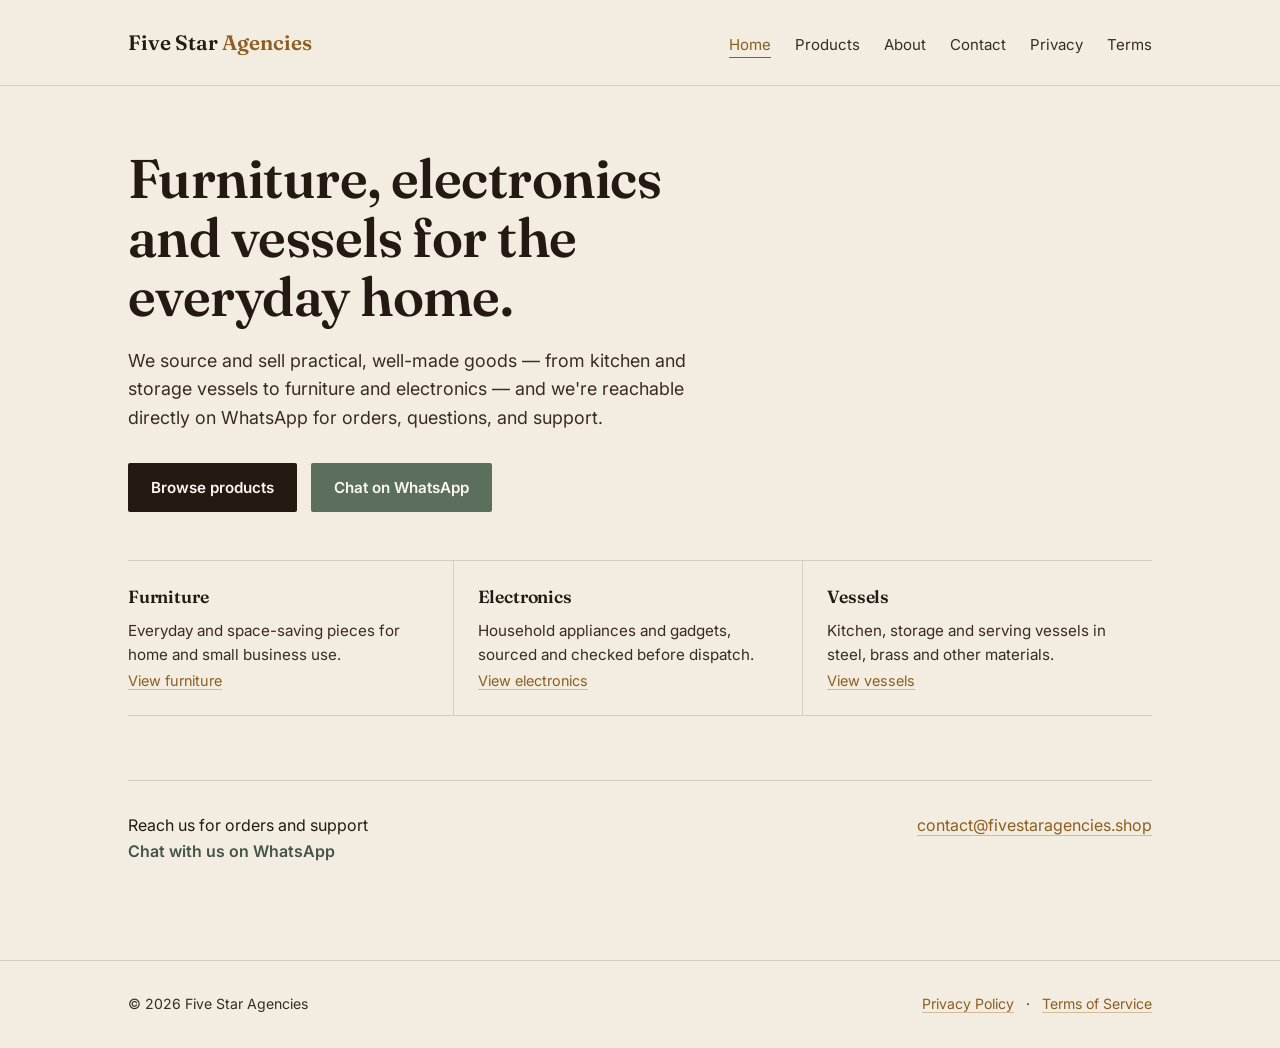
<file: index.html>
<!DOCTYPE html>
<html lang="en">
<head>
<meta charset="UTF-8">
<meta name="viewport" content="width=device-width, initial-scale=1.0">
<title>Five Star Agencies — Electronics, Furniture & Vessels</title>
<meta name="description" content="Five Star Agencies sells electronics, furniture, and household vessels. Order and get support directly on WhatsApp.">
<link rel="preconnect" href="https://fonts.googleapis.com">
<link href="https://fonts.googleapis.com/css2?family=Fraunces:wght@500;600;700&family=Inter:wght@400;500;600&display=swap" rel="stylesheet">
<link rel="stylesheet" href="style.css">
</head>
<body>

<header class="site">
  <div class="wrap">
    <div class="brand">Five Star <span>Agencies</span></div>
    <nav class="site-nav">
      <a href="index.html" class="current">Home</a>
      <a href="products.html">Products</a>
      <a href="about.html">About</a>
      <a href="contact.html">Contact</a>
      <a href="privacy.html">Privacy</a>
      <a href="terms.html">Terms</a>
    </nav>
  </div>
</header>

<main>
  <div class="wrap">
    <section class="hero">
      <h1>Furniture, electronics and vessels for the everyday home.</h1>
      <p class="lede">We source and sell practical, well-made goods — from kitchen and storage vessels to furniture and electronics — and we're reachable directly on WhatsApp for orders, questions, and support.</p>

      <div class="hero-actions">
        <a class="btn btn-primary" href="products.html">Browse products</a>
        <a class="btn btn-whatsapp" href="https://wa.me/919865978396?text=Hi%20Five%20Star%20Agencies%2C%20I%27d%20like%20to%20ask%20about..." target="_blank" rel="noopener">Chat on WhatsApp</a>
      </div>

      <div class="categories">
        <div class="cat">
          <h3>Furniture</h3>
          <p>Everyday and space-saving pieces for home and small business use.</p>
          <a href="products.html#furniture">View furniture</a>
        </div>
        <div class="cat">
          <h3>Electronics</h3>
          <p>Household appliances and gadgets, sourced and checked before dispatch.</p>
          <a href="products.html#electronics">View electronics</a>
        </div>
        <div class="cat">
          <h3>Vessels</h3>
          <p>Kitchen, storage and serving vessels in steel, brass and other materials.</p>
          <a href="products.html#vessels">View vessels</a>
        </div>
      </div>

      <div class="contact-strip">
        <div>
          <div>Reach us for orders and support</div>
          <div class="whatsapp">Chat with us on WhatsApp</div>
        </div>
        <div>
          <a href="mailto:contact@fivestaragencies.shop">contact@fivestaragencies.shop</a>
        </div>
      </div>
    </section>
  </div>
</main>

<footer class="site">
  <div class="wrap">
    <div>© 2026 Five Star Agencies</div>
    <div><a href="privacy.html">Privacy Policy</a> &nbsp; · &nbsp; <a href="terms.html">Terms of Service</a></div>
  </div>
</footer>

</body>
</html>
</file>
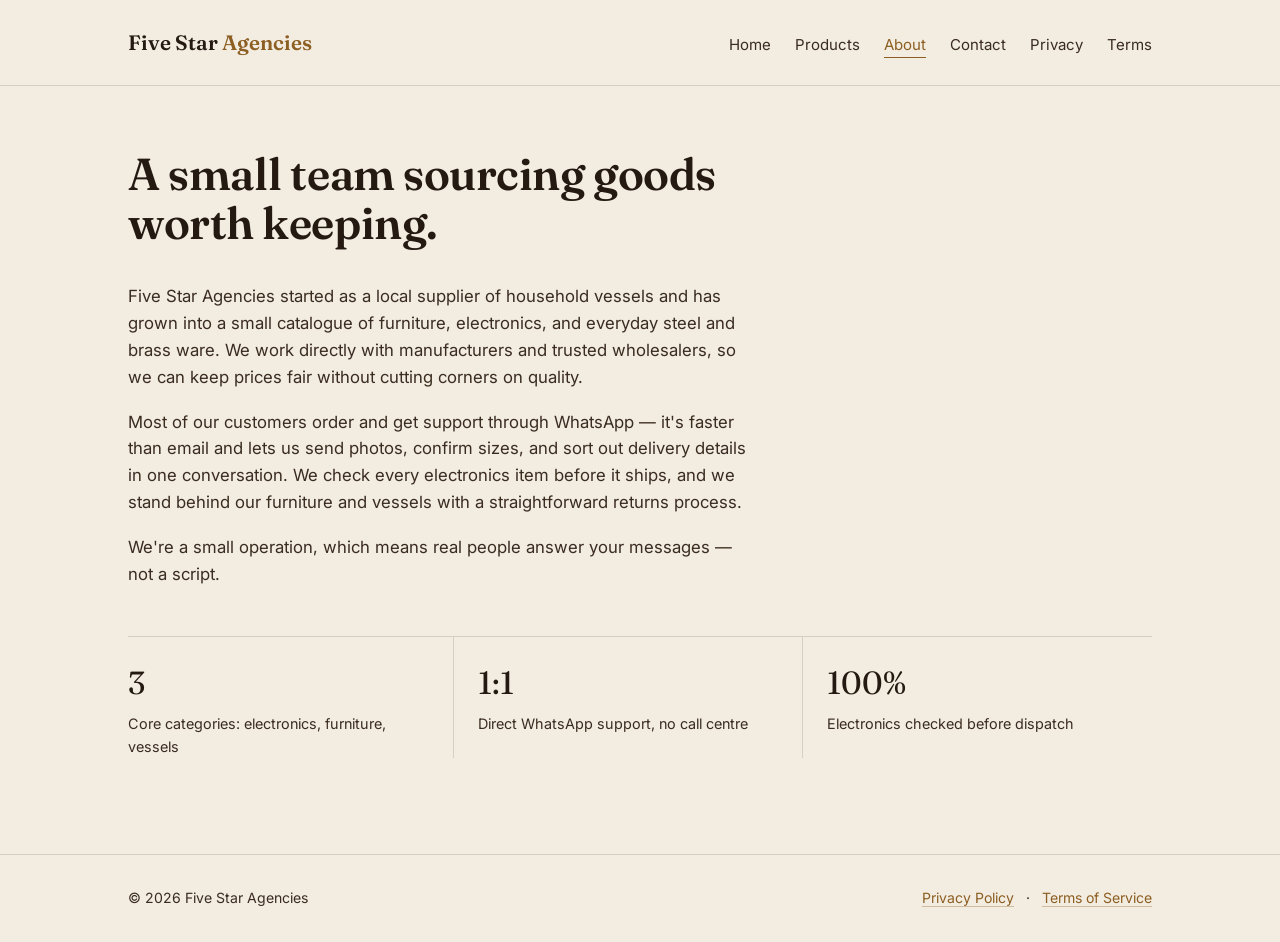
<file: about.html>
<!DOCTYPE html>
<html lang="en">
<head>
<meta charset="UTF-8">
<meta name="viewport" content="width=device-width, initial-scale=1.0">
<title>About — Five Star Agencies</title>
<link rel="preconnect" href="https://fonts.googleapis.com">
<link href="https://fonts.googleapis.com/css2?family=Fraunces:wght@500;600;700&family=Inter:wght@400;500;600&display=swap" rel="stylesheet">
<link rel="stylesheet" href="style.css">
</head>
<body>

<header class="site">
  <div class="wrap">
    <div class="brand">Five Star <span>Agencies</span></div>
    <nav class="site-nav">
      <a href="index.html">Home</a>
      <a href="products.html">Products</a>
      <a href="about.html" class="current">About</a>
      <a href="contact.html">Contact</a>
      <a href="privacy.html">Privacy</a>
      <a href="terms.html">Terms</a>
    </nav>
  </div>
</header>

<main>
  <div class="wrap">
    <section class="hero">
      <h1 style="max-width: 20ch; font-size: clamp(2rem, 4vw, 2.8rem);">A small team sourcing goods worth keeping.</h1>
    </section>

    <section class="about-copy" style="margin-top: 36px;">
      <p>Five Star Agencies started as a local supplier of household vessels and has grown into a small catalogue of furniture, electronics, and everyday steel and brass ware. We work directly with manufacturers and trusted wholesalers, so we can keep prices fair without cutting corners on quality.</p>
      <p>Most of our customers order and get support through WhatsApp — it's faster than email and lets us send photos, confirm sizes, and sort out delivery details in one conversation. We check every electronics item before it ships, and we stand behind our furniture and vessels with a straightforward returns process.</p>
      <p>We're a small operation, which means real people answer your messages — not a script.</p>
    </section>

    <div class="stats">
      <div class="stat">
        <div class="num">3</div>
        <div class="label">Core categories: electronics, furniture, vessels</div>
      </div>
      <div class="stat">
        <div class="num">1:1</div>
        <div class="label">Direct WhatsApp support, no call centre</div>
      </div>
      <div class="stat">
        <div class="num">100%</div>
        <div class="label">Electronics checked before dispatch</div>
      </div>
    </div>
  </div>
</main>

<footer class="site">
  <div class="wrap">
    <div>© 2026 Five Star Agencies</div>
    <div><a href="privacy.html">Privacy Policy</a> &nbsp; · &nbsp; <a href="terms.html">Terms of Service</a></div>
  </div>
</footer>

</body>
</html>
</file>
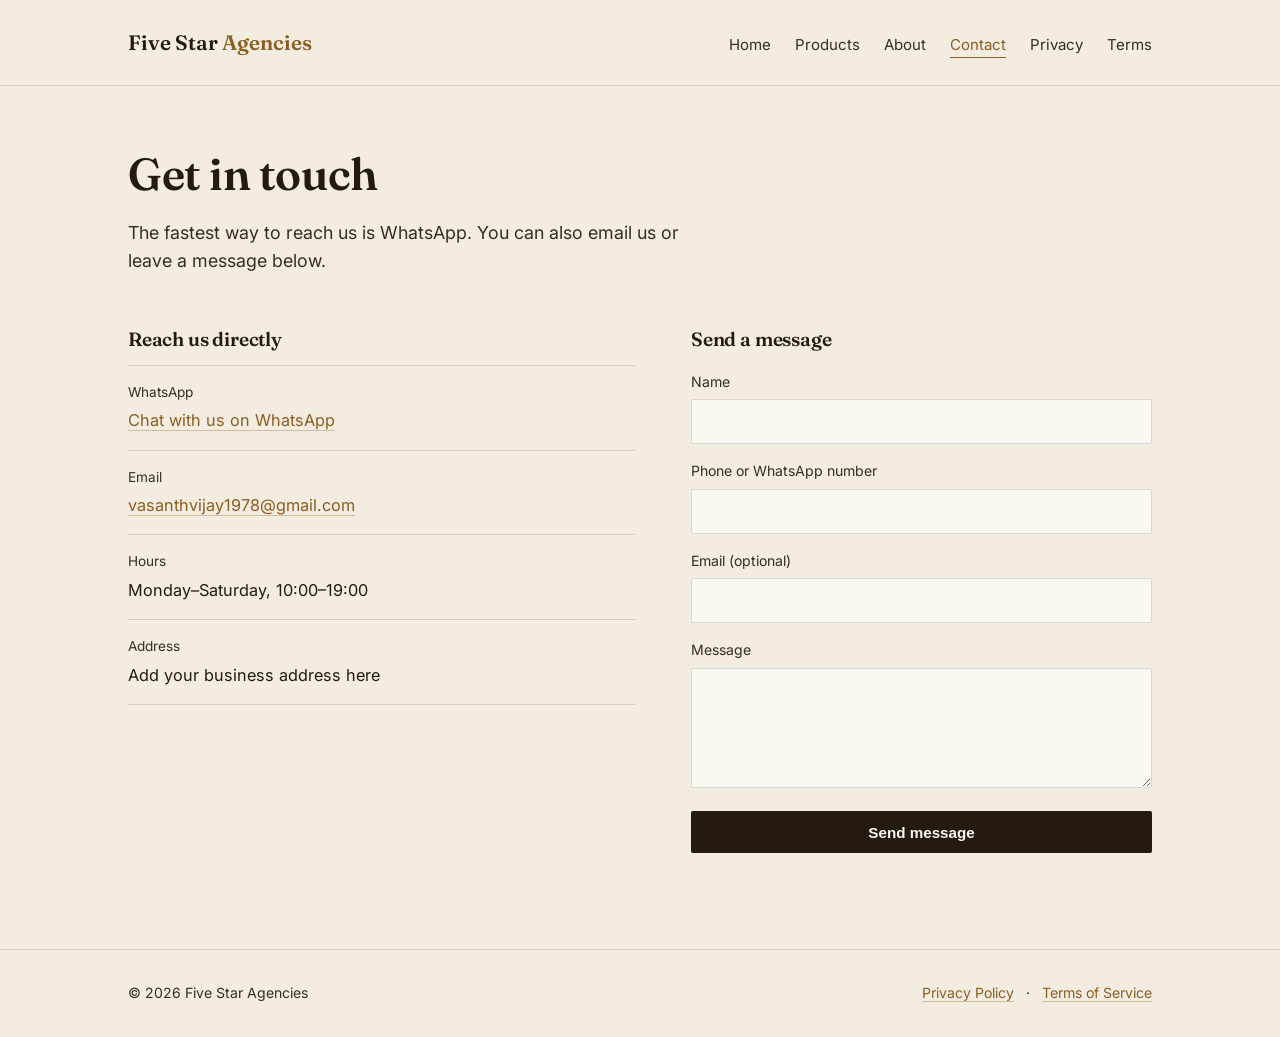
<file: contact.html>
<!DOCTYPE html>
<html lang="en">
<head>
<meta charset="UTF-8">
<meta name="viewport" content="width=device-width, initial-scale=1.0">
<title>Contact — Five Star Agencies</title>
<link rel="preconnect" href="https://fonts.googleapis.com">
<link href="https://fonts.googleapis.com/css2?family=Fraunces:wght@500;600;700&family=Inter:wght@400;500;600&display=swap" rel="stylesheet">
<link rel="stylesheet" href="style.css">
</head>
<body>

<header class="site">
  <div class="wrap">
    <div class="brand">Five Star <span>Agencies</span></div>
    <nav class="site-nav">
      <a href="index.html">Home</a>
      <a href="products.html">Products</a>
      <a href="about.html">About</a>
      <a href="contact.html" class="current">Contact</a>
      <a href="privacy.html">Privacy</a>
      <a href="terms.html">Terms</a>
    </nav>
  </div>
</header>

<main>
  <div class="wrap">
    <section class="hero">
      <h1 style="max-width: 20ch; font-size: clamp(2rem, 4vw, 2.8rem);">Get in touch</h1>
      <p class="lede">The fastest way to reach us is WhatsApp. You can also email us or leave a message below.</p>
    </section>

    <div class="contact-grid" style="margin-top: 48px;">
      <div class="contact-info">
        <h2>Reach us directly</h2>
        <div class="row">
          <div class="label">WhatsApp</div>
          <div class="value"><a href="https://wa.me/9198659 78396?text=Hi%20Five%20Star%20Agencies%2C%20I%27d%20like%20to%20ask%20about..." target="_blank" rel="noopener">Chat with us on WhatsApp</a></div>
        </div>
        <div class="row">
          <div class="label">Email</div>
          <div class="value"><a href="mailto:contact@fivestaragencies.shop">vasanthvijay1978@gmail.com</a></div>
        </div>
        <div class="row">
          <div class="label">Hours</div>
          <div class="value">Monday–Saturday, 10:00–19:00</div>
        </div>
        <div class="row">
          <div class="label">Address</div>
          <div class="value">Add your business address here</div>
        </div>
      </div>

      <div class="contact-form-wrap">
        <h2 style="font-size: 1.2rem; margin-bottom: 16px;">Send a message</h2>
        <form class="contact-form" name="contact" method="POST" data-netlify="true" netlify-honeypot="company" id="contactForm">
          <input type="hidden" name="form-name" value="contact">
          <p class="hp-field">
            <label>Don't fill this out if you're human: <input name="company"></label>
          </p>
          <div>
            <label for="name">Name</label>
            <input type="text" id="name" name="name" required>
          </div>
          <div>
            <label for="phone">Phone or WhatsApp number</label>
            <input type="tel" id="phone" name="phone" required>
          </div>
          <div>
            <label for="email">Email (optional)</label>
            <input type="email" id="email" name="email">
          </div>
          <div>
            <label for="message">Message</label>
            <textarea id="message" name="message" required></textarea>
          </div>
          <button type="submit" class="btn btn-primary">Send message</button>
          <p class="form-status" id="formStatus"></p>
        </form>
      </div>
    </div>
  </div>
</main>

<footer class="site">
  <div class="wrap">
    <div>© 2026 Five Star Agencies</div>
    <div><a href="privacy.html">Privacy Policy</a> &nbsp; · &nbsp; <a href="terms.html">Terms of Service</a></div>
  </div>
</footer>

<script>
// Submits to Netlify Forms via AJAX so the page doesn't reload.
// Works once this site is deployed on Netlify — Netlify auto-detects the
// data-netlify="true" form at build time and needs no backend code.
const form = document.getElementById('contactForm');
const status = document.getElementById('formStatus');

form.addEventListener('submit', function (e) {
  e.preventDefault();
  const data = new FormData(form);

  fetch('/', {
    method: 'POST',
    headers: { 'Content-Type': 'application/x-www-form-urlencoded' },
    body: new URLSearchParams(data).toString()
  })
    .then(() => {
      status.textContent = "Thanks — we've received your message and will reply on WhatsApp or email shortly.";
      status.className = 'form-status success';
      form.reset();
    })
    .catch(() => {
      status.textContent = 'Something went wrong sending this. Please message us on WhatsApp instead.';
      status.className = 'form-status error';
    });
});
</script>

</body>
</html>
</file>
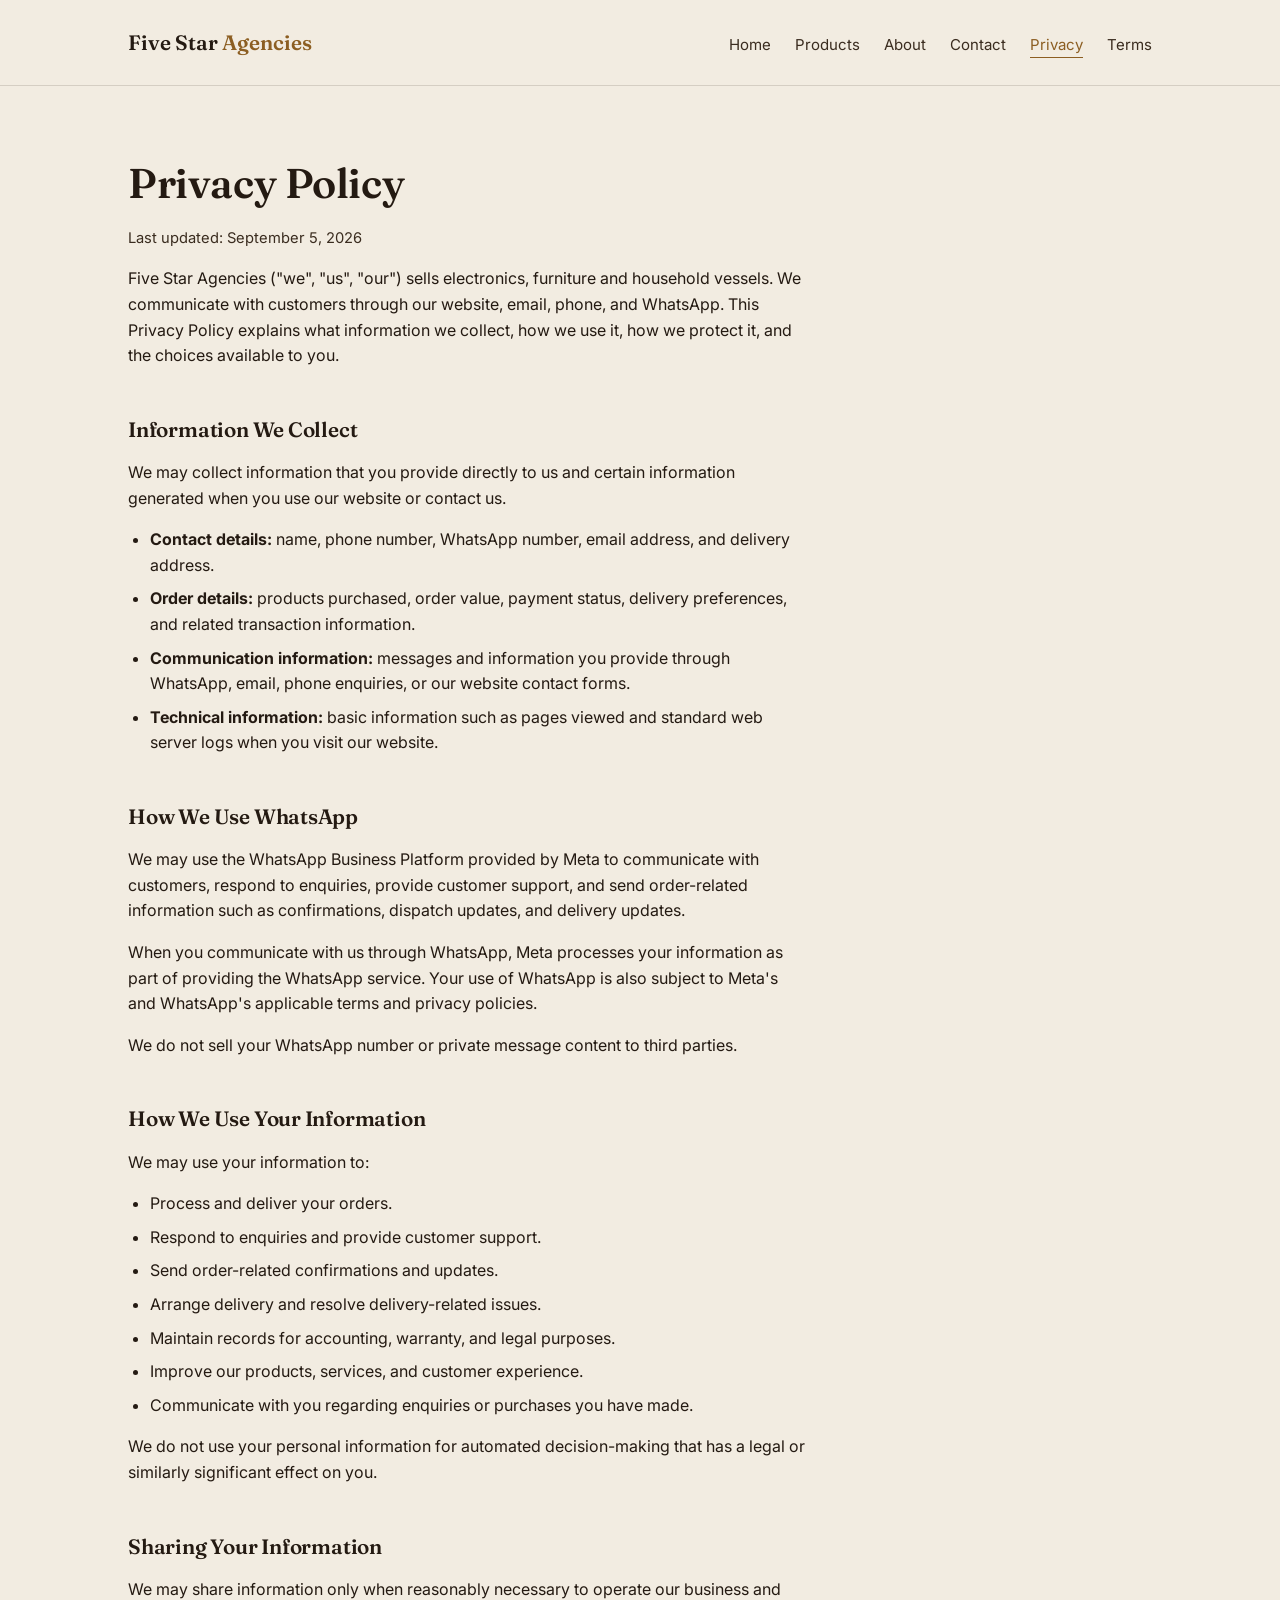
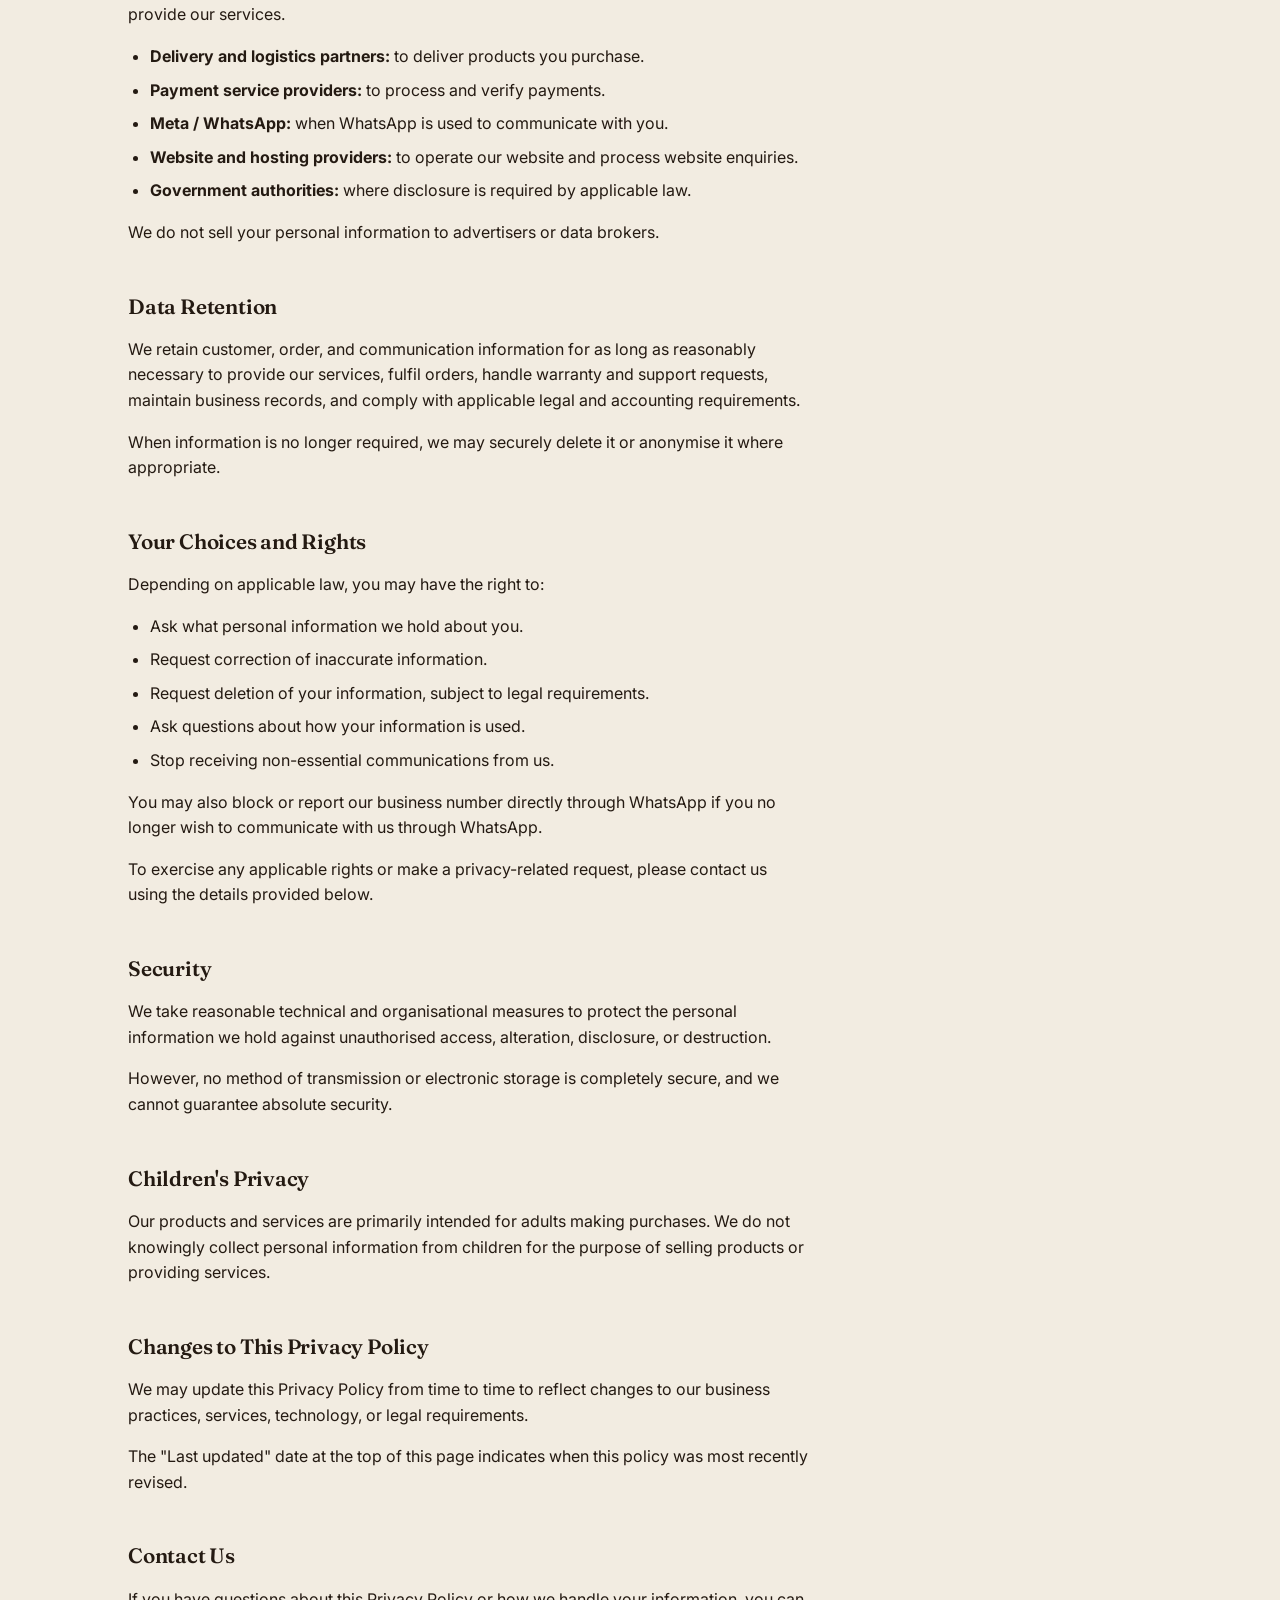
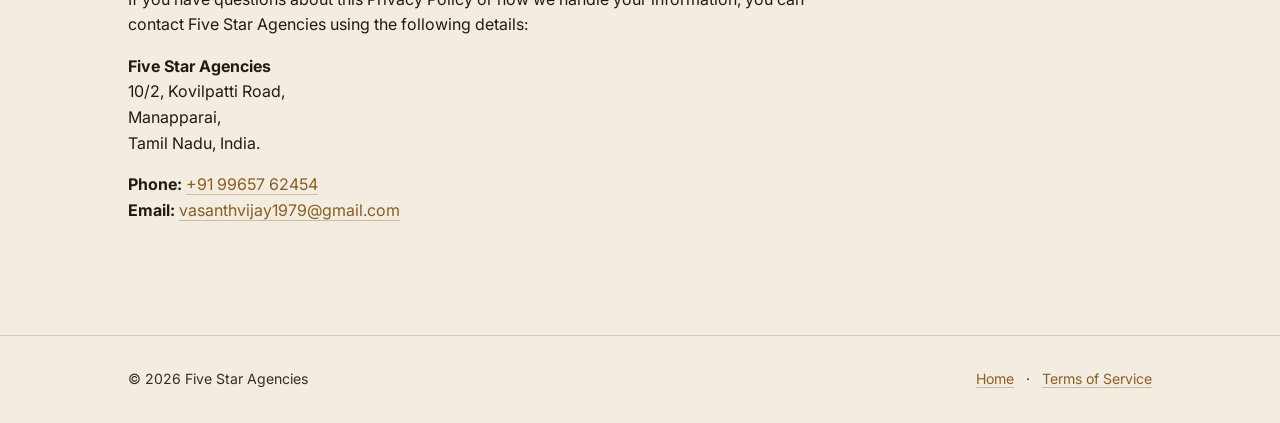
<file: privacy.html>
<!DOCTYPE html>
<html lang="en">
<head>
<meta charset="UTF-8">
<meta name="viewport" content="width=device-width, initial-scale=1.0">
<title>Privacy Policy — Five Star Agencies</title>
<link rel="preconnect" href="https://fonts.googleapis.com">
<link href="https://fonts.googleapis.com/css2?family=Fraunces:wght@500;600;700&family=Inter:wght@400;500;600&display=swap" rel="stylesheet">
<link rel="stylesheet" href="style.css">
</head>

<body>

<header class="site">
  <div class="wrap">
    <div class="brand">Five Star <span>Agencies</span></div>

    <nav class="site-nav">
      <a href="index.html">Home</a>
      <a href="products.html">Products</a>
      <a href="about.html">About</a>
      <a href="contact.html">Contact</a>
      <a href="privacy.html" class="current">Privacy</a>
      <a href="terms.html">Terms</a>
    </nav>
  </div>
</header>

<main>
  <div class="wrap">

    <article class="legal">

      <h1>Privacy Policy</h1>

      <p class="updated">Last updated: September 5, 2026</p>

      <p>
        Five Star Agencies ("we", "us", "our") sells electronics, furniture
        and household vessels. We communicate with customers through our
        website, email, phone, and WhatsApp. This Privacy Policy explains
        what information we collect, how we use it, how we protect it, and
        the choices available to you.
      </p>


      <h2>Information We Collect</h2>

      <p>
        We may collect information that you provide directly to us and
        certain information generated when you use our website or contact us.
      </p>

      <ul>
        <li>
          <strong>Contact details:</strong> name, phone number, WhatsApp
          number, email address, and delivery address.
        </li>

        <li>
          <strong>Order details:</strong> products purchased, order value,
          payment status, delivery preferences, and related transaction
          information.
        </li>

        <li>
          <strong>Communication information:</strong> messages and
          information you provide through WhatsApp, email, phone enquiries,
          or our website contact forms.
        </li>

        <li>
          <strong>Technical information:</strong> basic information such as
          pages viewed and standard web server logs when you visit our website.
        </li>
      </ul>


      <h2>How We Use WhatsApp</h2>

      <p>
        We may use the WhatsApp Business Platform provided by Meta to
        communicate with customers, respond to enquiries, provide customer
        support, and send order-related information such as confirmations,
        dispatch updates, and delivery updates.
      </p>

      <p>
        When you communicate with us through WhatsApp, Meta processes your
        information as part of providing the WhatsApp service. Your use of
        WhatsApp is also subject to Meta's and WhatsApp's applicable terms
        and privacy policies.
      </p>

      <p>
        We do not sell your WhatsApp number or private message content to
        third parties.
      </p>


      <h2>How We Use Your Information</h2>

      <p>We may use your information to:</p>

      <ul>
        <li>Process and deliver your orders.</li>
        <li>Respond to enquiries and provide customer support.</li>
        <li>Send order-related confirmations and updates.</li>
        <li>Arrange delivery and resolve delivery-related issues.</li>
        <li>Maintain records for accounting, warranty, and legal purposes.</li>
        <li>Improve our products, services, and customer experience.</li>
        <li>Communicate with you regarding enquiries or purchases you have made.</li>
      </ul>

      <p>
        We do not use your personal information for automated decision-making
        that has a legal or similarly significant effect on you.
      </p>


      <h2>Sharing Your Information</h2>

      <p>
        We may share information only when reasonably necessary to operate
        our business and provide our services.
      </p>

      <ul>
        <li>
          <strong>Delivery and logistics partners:</strong>
          to deliver products you purchase.
        </li>

        <li>
          <strong>Payment service providers:</strong>
          to process and verify payments.
        </li>

        <li>
          <strong>Meta / WhatsApp:</strong>
          when WhatsApp is used to communicate with you.
        </li>

        <li>
          <strong>Website and hosting providers:</strong>
          to operate our website and process website enquiries.
        </li>

        <li>
          <strong>Government authorities:</strong>
          where disclosure is required by applicable law.
        </li>
      </ul>

      <p>
        We do not sell your personal information to advertisers or data brokers.
      </p>


      <h2>Data Retention</h2>

      <p>
        We retain customer, order, and communication information for as long
        as reasonably necessary to provide our services, fulfil orders,
        handle warranty and support requests, maintain business records,
        and comply with applicable legal and accounting requirements.
      </p>

      <p>
        When information is no longer required, we may securely delete it
        or anonymise it where appropriate.
      </p>


      <h2>Your Choices and Rights</h2>

      <p>
        Depending on applicable law, you may have the right to:
      </p>

      <ul>
        <li>Ask what personal information we hold about you.</li>
        <li>Request correction of inaccurate information.</li>
        <li>Request deletion of your information, subject to legal requirements.</li>
        <li>Ask questions about how your information is used.</li>
        <li>Stop receiving non-essential communications from us.</li>
      </ul>

      <p>
        You may also block or report our business number directly through
        WhatsApp if you no longer wish to communicate with us through
        WhatsApp.
      </p>

      <p>
        To exercise any applicable rights or make a privacy-related request,
        please contact us using the details provided below.
      </p>


      <h2>Security</h2>

      <p>
        We take reasonable technical and organisational measures to protect
        the personal information we hold against unauthorised access,
        alteration, disclosure, or destruction.
      </p>

      <p>
        However, no method of transmission or electronic storage is completely
        secure, and we cannot guarantee absolute security.
      </p>


      <h2>Children's Privacy</h2>

      <p>
        Our products and services are primarily intended for adults making
        purchases. We do not knowingly collect personal information from
        children for the purpose of selling products or providing services.
      </p>


      <h2>Changes to This Privacy Policy</h2>

      <p>
        We may update this Privacy Policy from time to time to reflect
        changes to our business practices, services, technology, or legal
        requirements.
      </p>

      <p>
        The "Last updated" date at the top of this page indicates when this
        policy was most recently revised.
      </p>


      <h2>Contact Us</h2>

      <p>
        If you have questions about this Privacy Policy or how we handle
        your information, you can contact Five Star Agencies using the
        following details:
      </p>

      <p>
        <strong>Five Star Agencies</strong><br>
        10/2, Kovilpatti Road,<br>
        Manapparai,<br>
        Tamil Nadu, India.
      </p>

      <p>
        <strong>Phone:</strong>
        <a href="tel:+919965762454">+91 99657 62454</a>
        <br>

        <strong>Email:</strong>
        <a href="mailto:vasanthvijay1979@gmail.com">
          vasanthvijay1979@gmail.com
        </a>
      </p>

    </article>

  </div>
</main>


<footer class="site">
  <div class="wrap">

    <div>
      © 2026 Five Star Agencies
    </div>

    <div>
      <a href="index.html">Home</a>
      &nbsp; · &nbsp;
      <a href="terms.html">Terms of Service</a>
    </div>

  </div>
</footer>

</body>
</html>
</file>
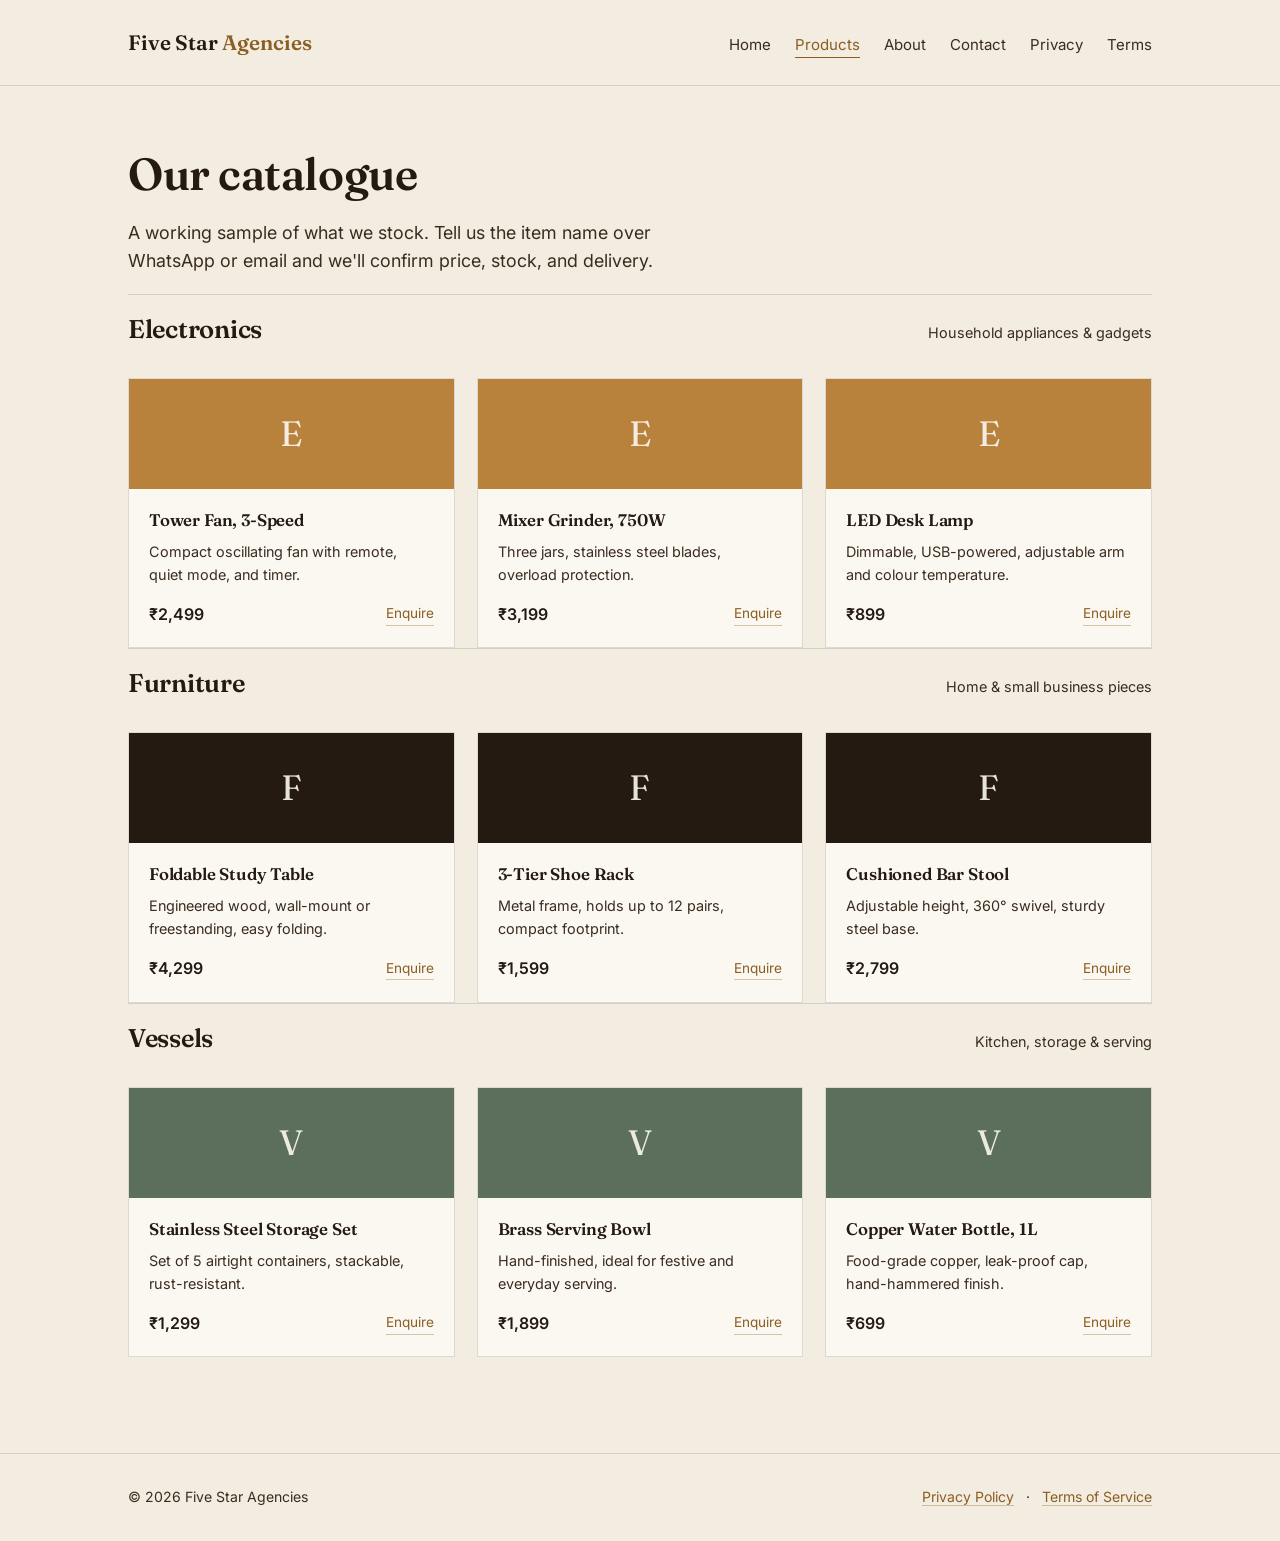
<file: products.html>
<!DOCTYPE html>
<html lang="en">
<head>
<meta charset="UTF-8">
<meta name="viewport" content="width=device-width, initial-scale=1.0">
<title>Products — Five Star Agencies</title>
<meta name="description" content="Browse electronics, furniture, and vessels from Five Star Agencies. Message us on WhatsApp to order.">
<link rel="preconnect" href="https://fonts.googleapis.com">
<link href="https://fonts.googleapis.com/css2?family=Fraunces:wght@500;600;700&family=Inter:wght@400;500;600&display=swap" rel="stylesheet">
<link rel="stylesheet" href="style.css">
</head>
<body>

<header class="site">
  <div class="wrap">
    <div class="brand">Five Star <span>Agencies</span></div>
    <nav class="site-nav">
      <a href="index.html">Home</a>
      <a href="products.html" class="current">Products</a>
      <a href="about.html">About</a>
      <a href="contact.html">Contact</a>
      <a href="privacy.html">Privacy</a>
      <a href="terms.html">Terms</a>
    </nav>
  </div>
</header>

<main>
  <div class="wrap">
    <section class="hero">
      <h1 style="max-width: 20ch; font-size: clamp(2rem, 4vw, 2.8rem);">Our catalogue</h1>
      <p class="lede">A working sample of what we stock. Tell us the item name over WhatsApp or email and we'll confirm price, stock, and delivery.</p>
    </section>

    <section id="electronics">
      <div class="section-head">
        <h2>Electronics</h2>
        <span class="count">Household appliances & gadgets</span>
      </div>
      <div class="product-grid">
        <div class="product-card">
          <div class="swatch electronics"><span>E</span></div>
          <div class="product-body">
            <h3>Tower Fan, 3-Speed</h3>
            <p>Compact oscillating fan with remote, quiet mode, and timer.</p>
            <div class="product-meta">
              <span class="price">₹2,499</span>
              <a class="enquire" href="https://wa.me/910000000000?text=Hi%2C%20I%27m%20interested%20in%20the%20Tower%20Fan%2C%203-Speed" target="_blank" rel="noopener">Enquire</a>
            </div>
          </div>
        </div>
        <div class="product-card">
          <div class="swatch electronics"><span>E</span></div>
          <div class="product-body">
            <h3>Mixer Grinder, 750W</h3>
            <p>Three jars, stainless steel blades, overload protection.</p>
            <div class="product-meta">
              <span class="price">₹3,199</span>
              <a class="enquire" href="https://wa.me/910000000000?text=Hi%2C%20I%27m%20interested%20in%20the%20Mixer%20Grinder%2C%20750W" target="_blank" rel="noopener">Enquire</a>
            </div>
          </div>
        </div>
        <div class="product-card">
          <div class="swatch electronics"><span>E</span></div>
          <div class="product-body">
            <h3>LED Desk Lamp</h3>
            <p>Dimmable, USB-powered, adjustable arm and colour temperature.</p>
            <div class="product-meta">
              <span class="price">₹899</span>
              <a class="enquire" href="https://wa.me/910000000000?text=Hi%2C%20I%27m%20interested%20in%20the%20LED%20Desk%20Lamp" target="_blank" rel="noopener">Enquire</a>
            </div>
          </div>
        </div>
      </div>
    </section>

    <section id="furniture">
      <div class="section-head">
        <h2>Furniture</h2>
        <span class="count">Home & small business pieces</span>
      </div>
      <div class="product-grid">
        <div class="product-card">
          <div class="swatch furniture"><span>F</span></div>
          <div class="product-body">
            <h3>Foldable Study Table</h3>
            <p>Engineered wood, wall-mount or freestanding, easy folding.</p>
            <div class="product-meta">
              <span class="price">₹4,299</span>
              <a class="enquire" href="https://wa.me/910000000000?text=Hi%2C%20I%27m%20interested%20in%20the%20Foldable%20Study%20Table" target="_blank" rel="noopener">Enquire</a>
            </div>
          </div>
        </div>
        <div class="product-card">
          <div class="swatch furniture"><span>F</span></div>
          <div class="product-body">
            <h3>3-Tier Shoe Rack</h3>
            <p>Metal frame, holds up to 12 pairs, compact footprint.</p>
            <div class="product-meta">
              <span class="price">₹1,599</span>
              <a class="enquire" href="https://wa.me/910000000000?text=Hi%2C%20I%27m%20interested%20in%20the%203-Tier%20Shoe%20Rack" target="_blank" rel="noopener">Enquire</a>
            </div>
          </div>
        </div>
        <div class="product-card">
          <div class="swatch furniture"><span>F</span></div>
          <div class="product-body">
            <h3>Cushioned Bar Stool</h3>
            <p>Adjustable height, 360° swivel, sturdy steel base.</p>
            <div class="product-meta">
              <span class="price">₹2,799</span>
              <a class="enquire" href="https://wa.me/910000000000?text=Hi%2C%20I%27m%20interested%20in%20the%20Cushioned%20Bar%20Stool" target="_blank" rel="noopener">Enquire</a>
            </div>
          </div>
        </div>
      </div>
    </section>

    <section id="vessels">
      <div class="section-head">
        <h2>Vessels</h2>
        <span class="count">Kitchen, storage & serving</span>
      </div>
      <div class="product-grid">
        <div class="product-card">
          <div class="swatch vessels"><span>V</span></div>
          <div class="product-body">
            <h3>Stainless Steel Storage Set</h3>
            <p>Set of 5 airtight containers, stackable, rust-resistant.</p>
            <div class="product-meta">
              <span class="price">₹1,299</span>
              <a class="enquire" href="https://wa.me/910000000000?text=Hi%2C%20I%27m%20interested%20in%20the%20Stainless%20Steel%20Storage%20Set" target="_blank" rel="noopener">Enquire</a>
            </div>
          </div>
        </div>
        <div class="product-card">
          <div class="swatch vessels"><span>V</span></div>
          <div class="product-body">
            <h3>Brass Serving Bowl</h3>
            <p>Hand-finished, ideal for festive and everyday serving.</p>
            <div class="product-meta">
              <span class="price">₹1,899</span>
              <a class="enquire" href="https://wa.me/910000000000?text=Hi%2C%20I%27m%20interested%20in%20the%20Brass%20Serving%20Bowl" target="_blank" rel="noopener">Enquire</a>
            </div>
          </div>
        </div>
        <div class="product-card">
          <div class="swatch vessels"><span>V</span></div>
          <div class="product-body">
            <h3>Copper Water Bottle, 1L</h3>
            <p>Food-grade copper, leak-proof cap, hand-hammered finish.</p>
            <div class="product-meta">
              <span class="price">₹699</span>
              <a class="enquire" href="https://wa.me/910000000000?text=Hi%2C%20I%27m%20interested%20in%20the%20Copper%20Water%20Bottle%2C%201L" target="_blank" rel="noopener">Enquire</a>
            </div>
          </div>
        </div>
      </div>
    </section>
  </div>
</main>

<footer class="site">
  <div class="wrap">
    <div>© 2026 Five Star Agencies</div>
    <div><a href="privacy.html">Privacy Policy</a> &nbsp; · &nbsp; <a href="terms.html">Terms of Service</a></div>
  </div>
</footer>

</body>
</html>
</file>
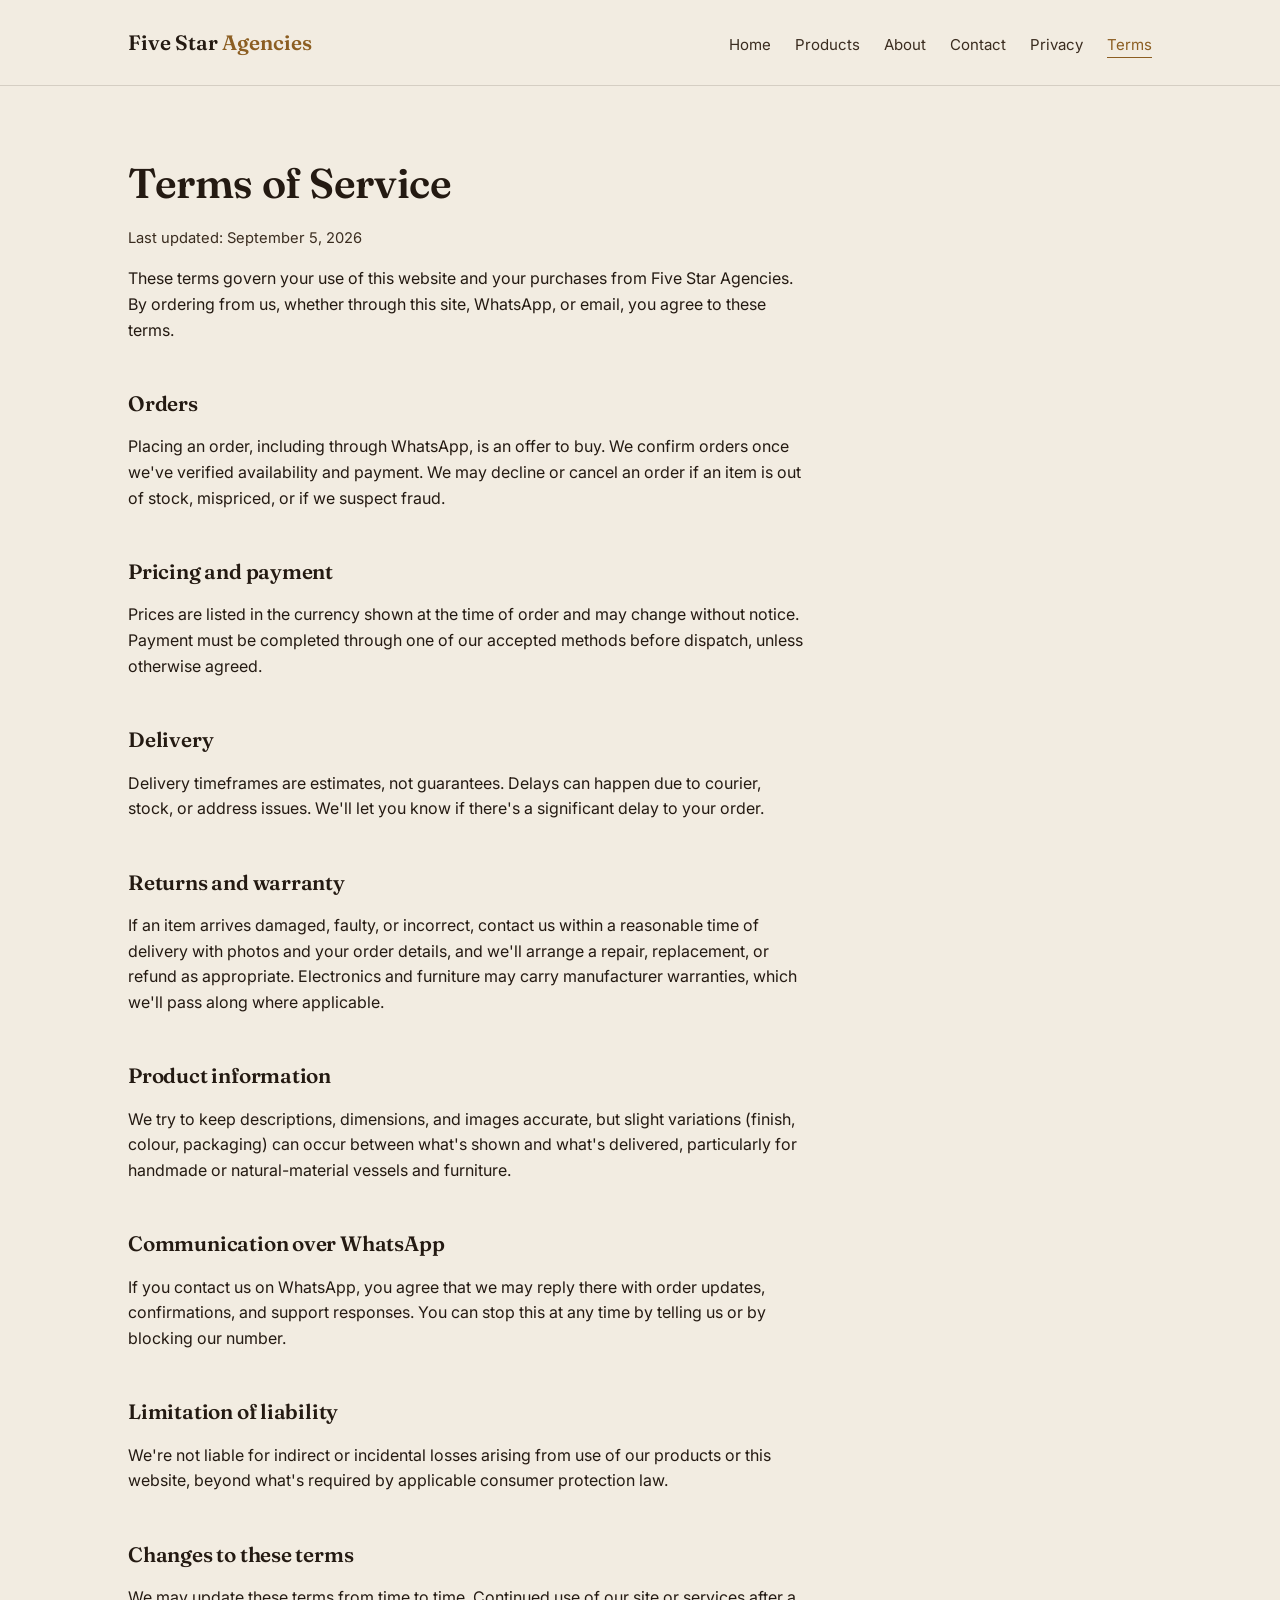
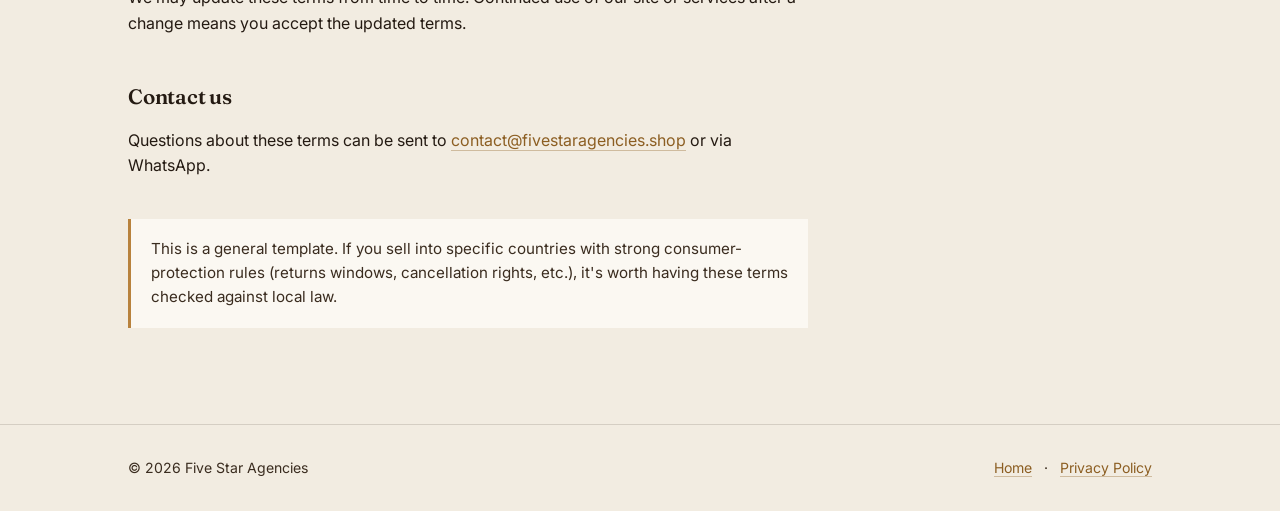
<file: terms.html>
<!DOCTYPE html>
<html lang="en">
<head>
<meta charset="UTF-8">
<meta name="viewport" content="width=device-width, initial-scale=1.0">
<title>Terms of Service — Five Star Agencies</title>
<link rel="preconnect" href="https://fonts.googleapis.com">
<link href="https://fonts.googleapis.com/css2?family=Fraunces:wght@500;600;700&family=Inter:wght@400;500;600&display=swap" rel="stylesheet">
<link rel="stylesheet" href="style.css">
</head>
<body>

<header class="site">
  <div class="wrap">
    <div class="brand">Five Star <span>Agencies</span></div>
    <nav class="site-nav">
      <a href="index.html">Home</a>
      <a href="products.html">Products</a>
      <a href="about.html">About</a>
      <a href="contact.html">Contact</a>
      <a href="privacy.html">Privacy</a>
      <a href="terms.html" class="current">Terms</a>
    </nav>
  </div>
</header>

<main>
  <div class="wrap">
    <article class="legal">
      <h1>Terms of Service</h1>
      <p class="updated">Last updated: September 5, 2026</p>

      <p>These terms govern your use of this website and your purchases from Five Star Agencies. By ordering from us, whether through this site, WhatsApp, or email, you agree to these terms.</p>

      <h2>Orders</h2>
      <p>Placing an order, including through WhatsApp, is an offer to buy. We confirm orders once we've verified availability and payment. We may decline or cancel an order if an item is out of stock, mispriced, or if we suspect fraud.</p>

      <h2>Pricing and payment</h2>
      <p>Prices are listed in the currency shown at the time of order and may change without notice. Payment must be completed through one of our accepted methods before dispatch, unless otherwise agreed.</p>

      <h2>Delivery</h2>
      <p>Delivery timeframes are estimates, not guarantees. Delays can happen due to courier, stock, or address issues. We'll let you know if there's a significant delay to your order.</p>

      <h2>Returns and warranty</h2>
      <p>If an item arrives damaged, faulty, or incorrect, contact us within a reasonable time of delivery with photos and your order details, and we'll arrange a repair, replacement, or refund as appropriate. Electronics and furniture may carry manufacturer warranties, which we'll pass along where applicable.</p>

      <h2>Product information</h2>
      <p>We try to keep descriptions, dimensions, and images accurate, but slight variations (finish, colour, packaging) can occur between what's shown and what's delivered, particularly for handmade or natural-material vessels and furniture.</p>

      <h2>Communication over WhatsApp</h2>
      <p>If you contact us on WhatsApp, you agree that we may reply there with order updates, confirmations, and support responses. You can stop this at any time by telling us or by blocking our number.</p>

      <h2>Limitation of liability</h2>
      <p>We're not liable for indirect or incidental losses arising from use of our products or this website, beyond what's required by applicable consumer protection law.</p>

      <h2>Changes to these terms</h2>
      <p>We may update these terms from time to time. Continued use of our site or services after a change means you accept the updated terms.</p>

      <h2>Contact us</h2>
      <p>Questions about these terms can be sent to <a href="mailto:vasanthvijay1978@gmail.com">contact@fivestaragencies.shop</a> or via WhatsApp.</p>

      <div class="note">
        This is a general template. If you sell into specific countries with strong consumer-protection rules (returns windows, cancellation rights, etc.), it's worth having these terms checked against local law.
      </div>
    </article>
  </div>
</main>

<footer class="site">
  <div class="wrap">
    <div>© 2026 Five Star Agencies</div>
    <div><a href="index.html">Home</a> &nbsp; · &nbsp; <a href="privacy.html">Privacy Policy</a></div>
  </div>
</footer>

</body>
</html>
</file>
<file: style.css>
:root {
  --cream: #F2ECE1;
  --walnut: #241A12;
  --walnut-soft: #3A2C1F;
  --brass: #B8823D;
  --brass-deep: #8C5E22;
  --sage: #5C6F5D;
  --sage-deep: #465646;
  --ink: #241A12;
  --paper: #FBF8F2;
  --rule: rgba(36, 26, 18, 0.14);
  --ok: #3A6B4A;
}

* { box-sizing: border-box; }
html { scroll-behavior: smooth; }

body {
  margin: 0;
  background: var(--cream);
  color: var(--ink);
  font-family: 'Inter', -apple-system, BlinkMacSystemFont, 'Segoe UI', sans-serif;
  font-size: 16px;
  line-height: 1.6;
  -webkit-font-smoothing: antialiased;
}

h1, h2, h3 {
  font-family: 'Fraunces', Georgia, serif;
  color: var(--walnut);
  margin: 0;
  font-weight: 600;
  letter-spacing: -0.01em;
}

a { color: var(--brass-deep); text-decoration: none; border-bottom: 1px solid rgba(140, 94, 34, 0.35); }
a:hover { border-bottom-color: var(--brass-deep); }

.wrap { max-width: 1080px; margin: 0 auto; padding: 0 28px; }

/* Header */
header.site { border-bottom: 1px solid var(--rule); padding: 26px 0; position: sticky; top: 0; background: var(--cream); z-index: 10; }
header.site .wrap { display: flex; align-items: baseline; justify-content: space-between; gap: 24px; flex-wrap: wrap; }
.brand { font-family: 'Fraunces', Georgia, serif; font-size: 1.3rem; font-weight: 600; color: var(--walnut); border: none; }
.brand span { color: var(--brass-deep); }
nav.site-nav { display: flex; gap: 24px; flex-wrap: wrap; }
nav.site-nav a { font-size: 0.94rem; color: var(--walnut-soft); border-bottom: 1px solid transparent; }
nav.site-nav a:hover, nav.site-nav a.current { color: var(--brass-deep); border-bottom-color: var(--brass-deep); }

main { padding: 64px 0 96px; }

/* Hero */
.hero h1 { font-size: clamp(2.3rem, 5vw, 3.4rem); line-height: 1.08; max-width: 15ch; }
.hero .lede { margin-top: 20px; max-width: 54ch; font-size: 1.12rem; color: var(--walnut-soft); }
.hero-actions { margin-top: 30px; display: flex; gap: 14px; flex-wrap: wrap; }

.categories { margin-top: 48px; display: flex; border-top: 1px solid var(--rule); }
.categories .cat { flex: 1; padding: 22px 24px 22px 0; border-bottom: 1px solid var(--rule); }
.categories .cat + .cat { border-left: 1px solid var(--rule); padding-left: 24px; }
.categories .cat h3 { font-size: 1.1rem; }
.categories .cat p { margin: 8px 0 0; color: var(--walnut-soft); font-size: 0.95rem; }
.categories .cat a { font-size: 0.9rem; }

.contact-strip { margin-top: 64px; padding-top: 32px; border-top: 1px solid var(--rule); display: flex; justify-content: space-between; gap: 24px; flex-wrap: wrap; align-items: baseline; }
.contact-strip .whatsapp { color: var(--sage-deep); font-weight: 600; }

/* Buttons */
.btn { display: inline-block; padding: 12px 22px; border-radius: 2px; font-size: 0.95rem; font-weight: 600; border: 1px solid transparent; }
.btn-primary { background: var(--walnut); color: var(--paper); border-bottom: none; }
.btn-primary:hover { background: var(--brass-deep); }
.btn-outline { background: transparent; color: var(--walnut); border: 1px solid var(--walnut); border-bottom: 1px solid var(--walnut); }
.btn-outline:hover { border-color: var(--brass-deep); color: var(--brass-deep); }
.btn-whatsapp { background: var(--sage); color: var(--paper); border-bottom: none; }
.btn-whatsapp:hover { background: var(--sage-deep); }

/* Product sections */
.section-head { display: flex; align-items: baseline; justify-content: space-between; border-top: 1px solid var(--rule); padding-top: 14px; margin-top: 56px; gap: 16px; flex-wrap: wrap; }
.section-head:first-of-type { margin-top: 0; }
.section-head h2 { font-size: 1.6rem; }
.section-head .count { color: var(--walnut-soft); font-size: 0.9rem; }

.product-grid { margin-top: 28px; display: grid; grid-template-columns: repeat(3, 1fr); gap: 22px; }
.product-card { border: 1px solid var(--rule); background: var(--paper); display: flex; flex-direction: column; }
.swatch { height: 110px; display: flex; align-items: center; justify-content: center; }
.swatch span { font-family: 'Fraunces', Georgia, serif; font-size: 2.2rem; color: var(--paper); opacity: 0.9; }
.swatch.electronics { background: var(--brass); }
.swatch.furniture { background: var(--walnut); }
.swatch.vessels { background: var(--sage); }
.product-body { padding: 18px 20px 20px; display: flex; flex-direction: column; gap: 6px; flex: 1; }
.product-body h3 { font-size: 1.05rem; }
.product-body p { margin: 0; color: var(--walnut-soft); font-size: 0.9rem; flex: 1; }
.product-meta { display: flex; justify-content: space-between; align-items: center; margin-top: 10px; }
.price { font-weight: 600; color: var(--walnut); }
.enquire { font-size: 0.85rem; }

/* Legal / long-form article */
article.legal { max-width: 68ch; }
article.legal h1 { font-size: clamp(2rem, 4vw, 2.6rem); }
article.legal .updated { margin-top: 10px; color: var(--walnut-soft); font-size: 0.92rem; }
article.legal h2 { font-size: 1.3rem; margin-top: 44px; margin-bottom: 14px; }
article.legal p { margin: 0 0 16px; }
article.legal ul { margin: 0 0 16px; padding-left: 22px; }
article.legal li { margin-bottom: 8px; }
article.legal .note { margin-top: 40px; padding: 18px 20px; background: var(--paper); border-left: 3px solid var(--brass); font-size: 0.95rem; color: var(--walnut-soft); }

/* About page */
.about-copy { max-width: 62ch; }
.about-copy p { margin: 0 0 18px; font-size: 1.05rem; color: var(--walnut-soft); }
.stats { margin-top: 48px; display: flex; gap: 0; border-top: 1px solid var(--rule); }
.stats .stat { flex: 1; padding: 20px 24px 0 0; }
.stats .stat + .stat { border-left: 1px solid var(--rule); padding-left: 24px; }
.stats .stat .num { font-family: 'Fraunces', Georgia, serif; font-size: 2rem; color: var(--walnut); }
.stats .stat .label { color: var(--walnut-soft); font-size: 0.9rem; margin-top: 4px; }

/* Contact page */
.contact-grid { display: grid; grid-template-columns: 1.1fr 1fr; gap: 56px; }
.contact-info h2 { font-size: 1.2rem; margin-bottom: 10px; }
.contact-info .row { padding: 16px 0; border-top: 1px solid var(--rule); }
.contact-info .row:last-child { border-bottom: 1px solid var(--rule); }
.contact-info .row .label { font-size: 0.85rem; color: var(--walnut-soft); }
.contact-info .row .value { margin-top: 4px; font-size: 1.02rem; }

form.contact-form { display: flex; flex-direction: column; gap: 16px; }
form.contact-form label { font-size: 0.88rem; color: var(--walnut-soft); display: block; margin-bottom: 6px; }
form.contact-form input, form.contact-form textarea {
  width: 100%; padding: 12px 14px; border: 1px solid var(--rule); background: var(--paper);
  font-family: 'Inter', sans-serif; font-size: 0.98rem; color: var(--ink); border-radius: 2px;
}
form.contact-form input:focus, form.contact-form textarea:focus { outline: 2px solid var(--brass); outline-offset: 1px; }
form.contact-form textarea { resize: vertical; min-height: 120px; }
.form-status { font-size: 0.9rem; margin-top: 4px; display: none; }
.form-status.success { color: var(--ok); display: block; }
.form-status.error { color: #A2402C; display: block; }
.hp-field { position: absolute; left: -9999px; }

/* Footer */
footer.site { border-top: 1px solid var(--rule); padding: 32px 0; color: var(--walnut-soft); font-size: 0.88rem; }
footer.site .wrap { display: flex; justify-content: space-between; flex-wrap: wrap; gap: 12px; }

@media (max-width: 800px) {
  .product-grid { grid-template-columns: repeat(2, 1fr); }
  .contact-grid { grid-template-columns: 1fr; gap: 40px; }
}
@media (max-width: 640px) {
  .categories { flex-direction: column; }
  .categories .cat + .cat { border-left: none; padding-left: 0; }
  .product-grid { grid-template-columns: 1fr; }
  .stats { flex-direction: column; }
  .stats .stat + .stat { border-left: none; padding-left: 0; border-top: 1px solid var(--rule); padding-top: 20px; margin-top: 20px; }
}
</file>
